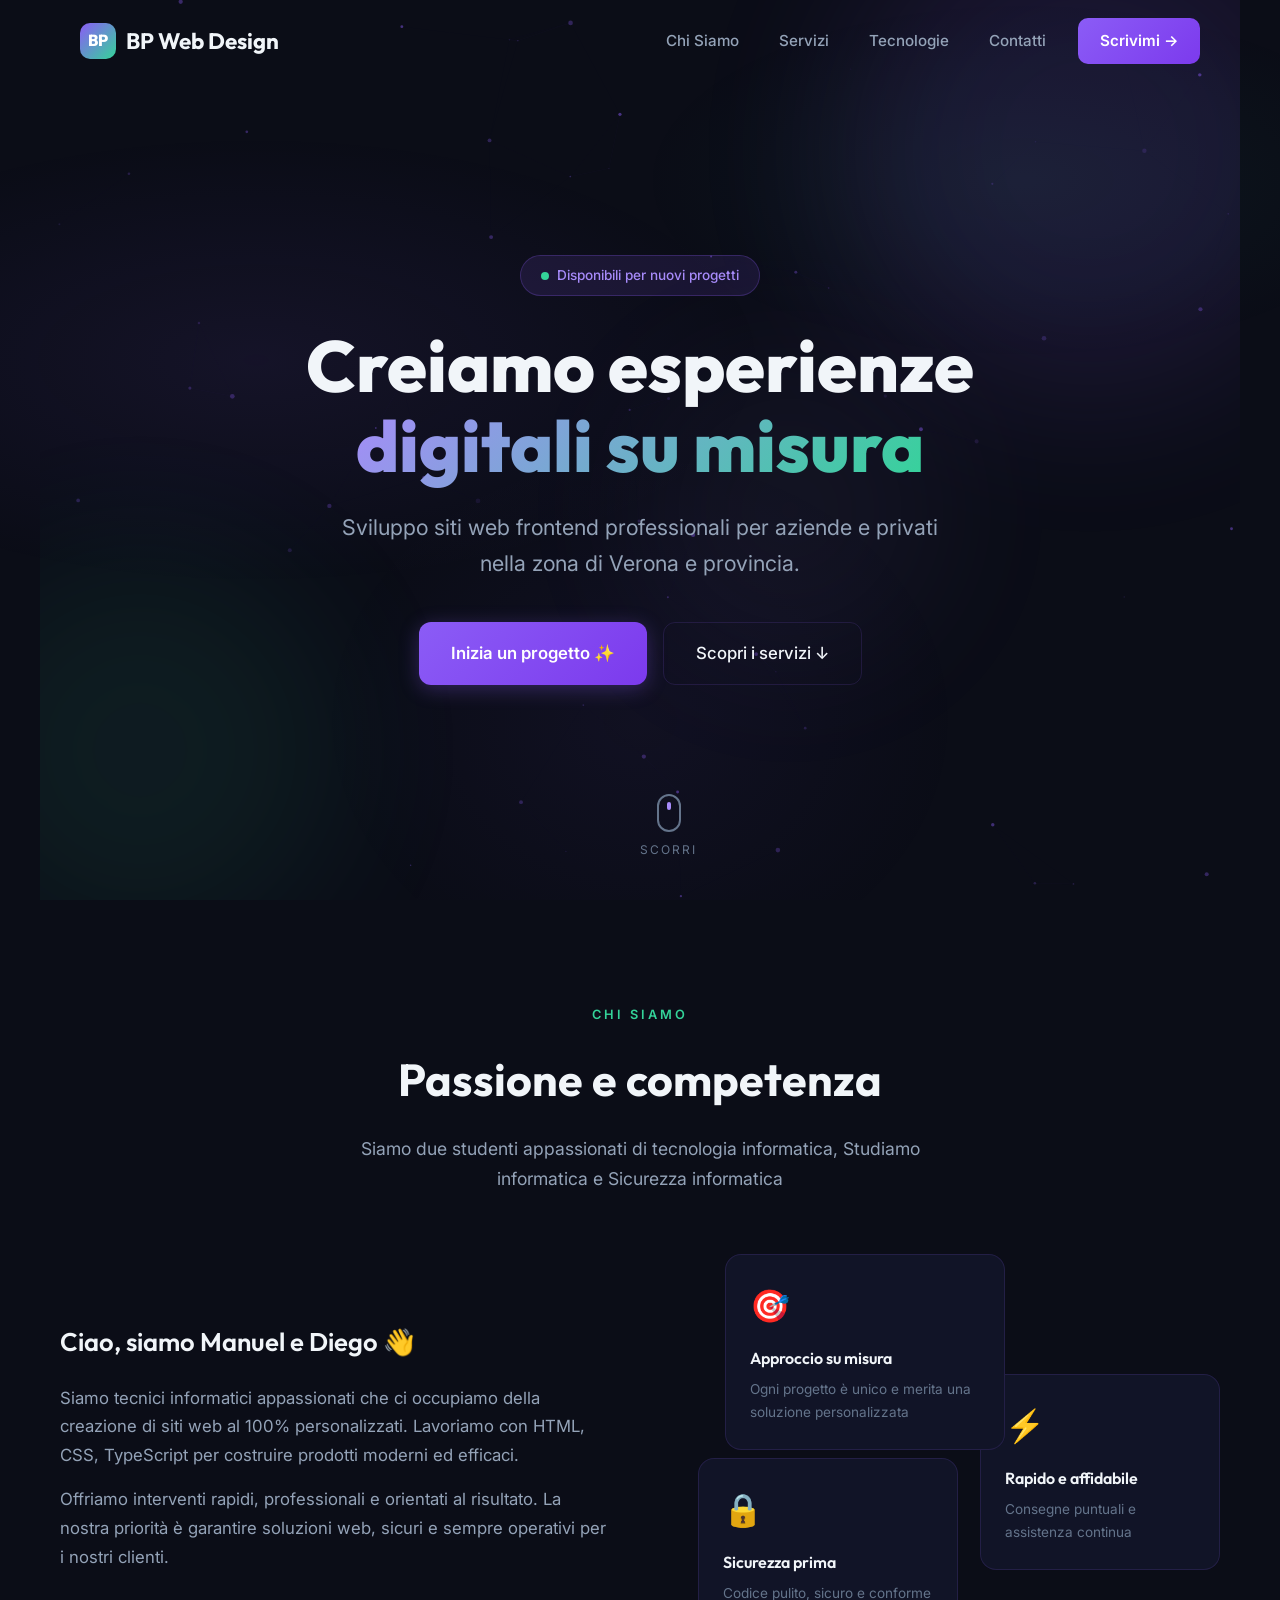
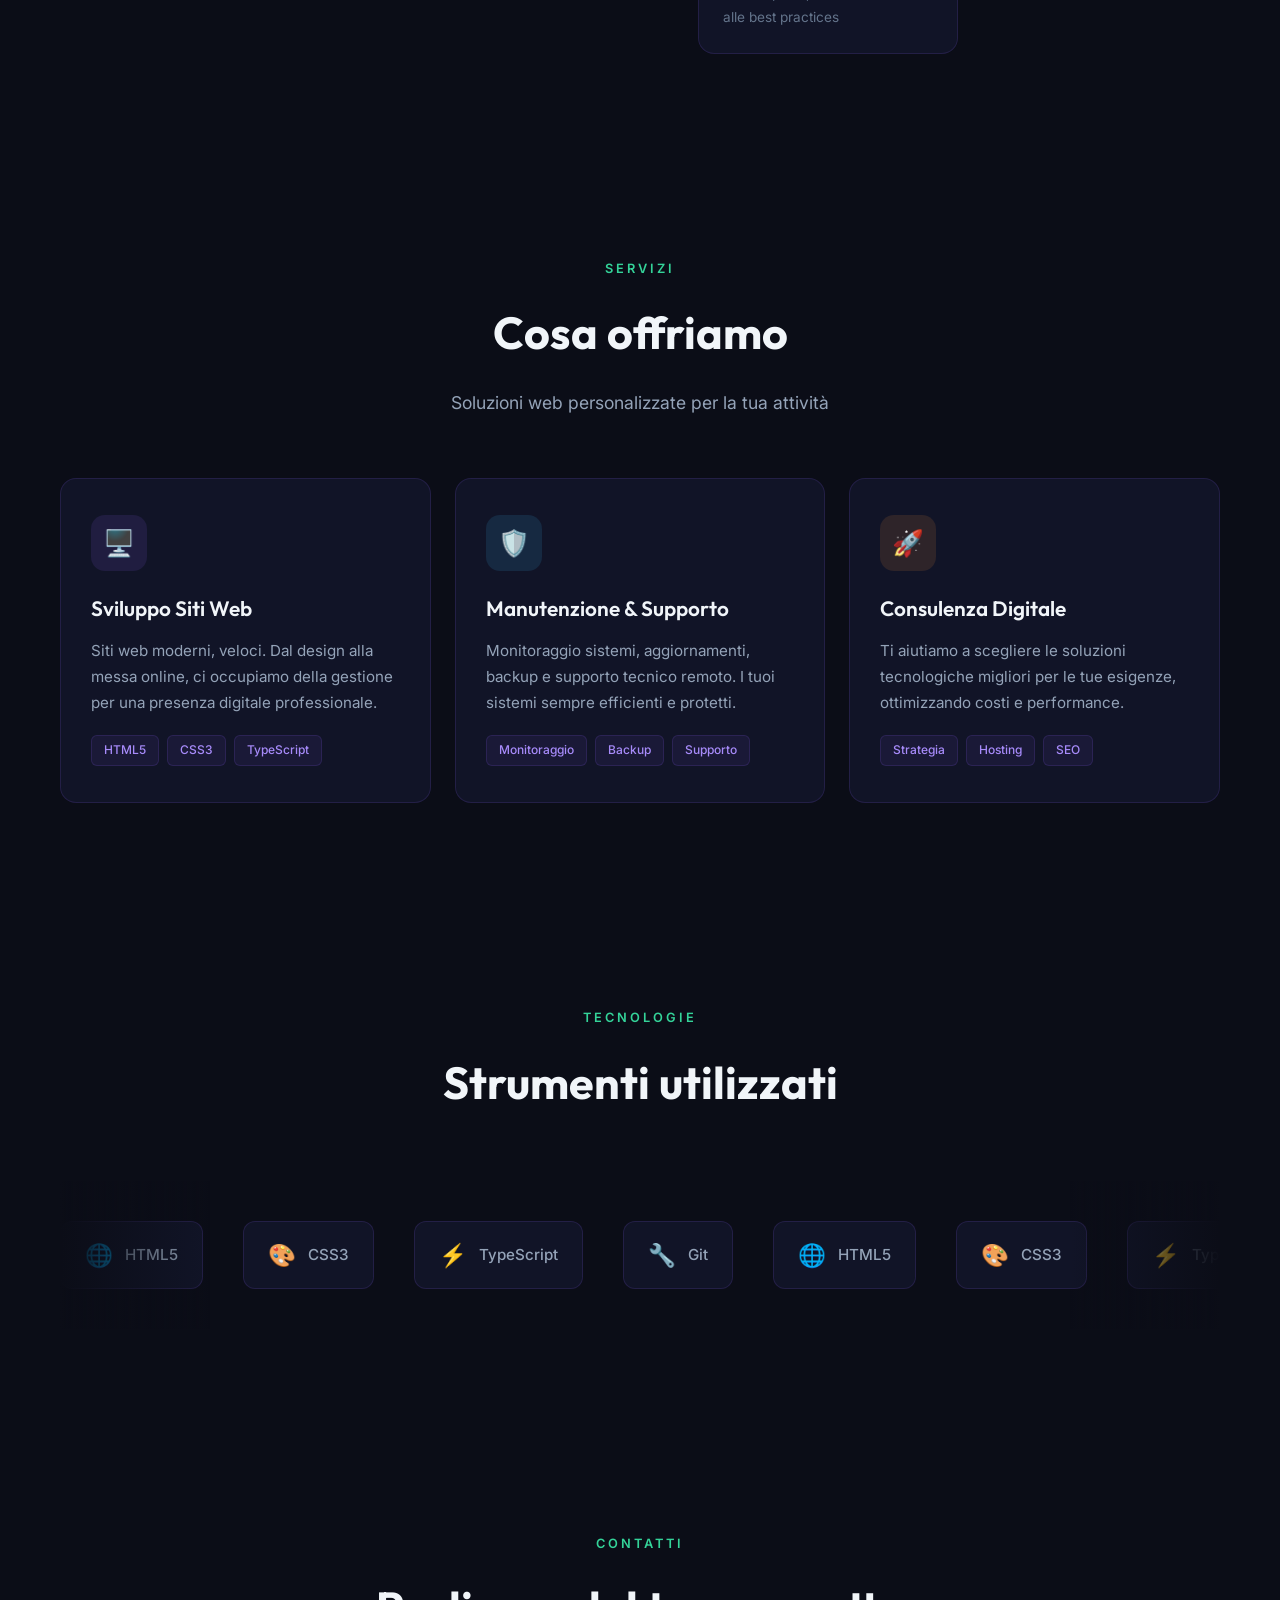
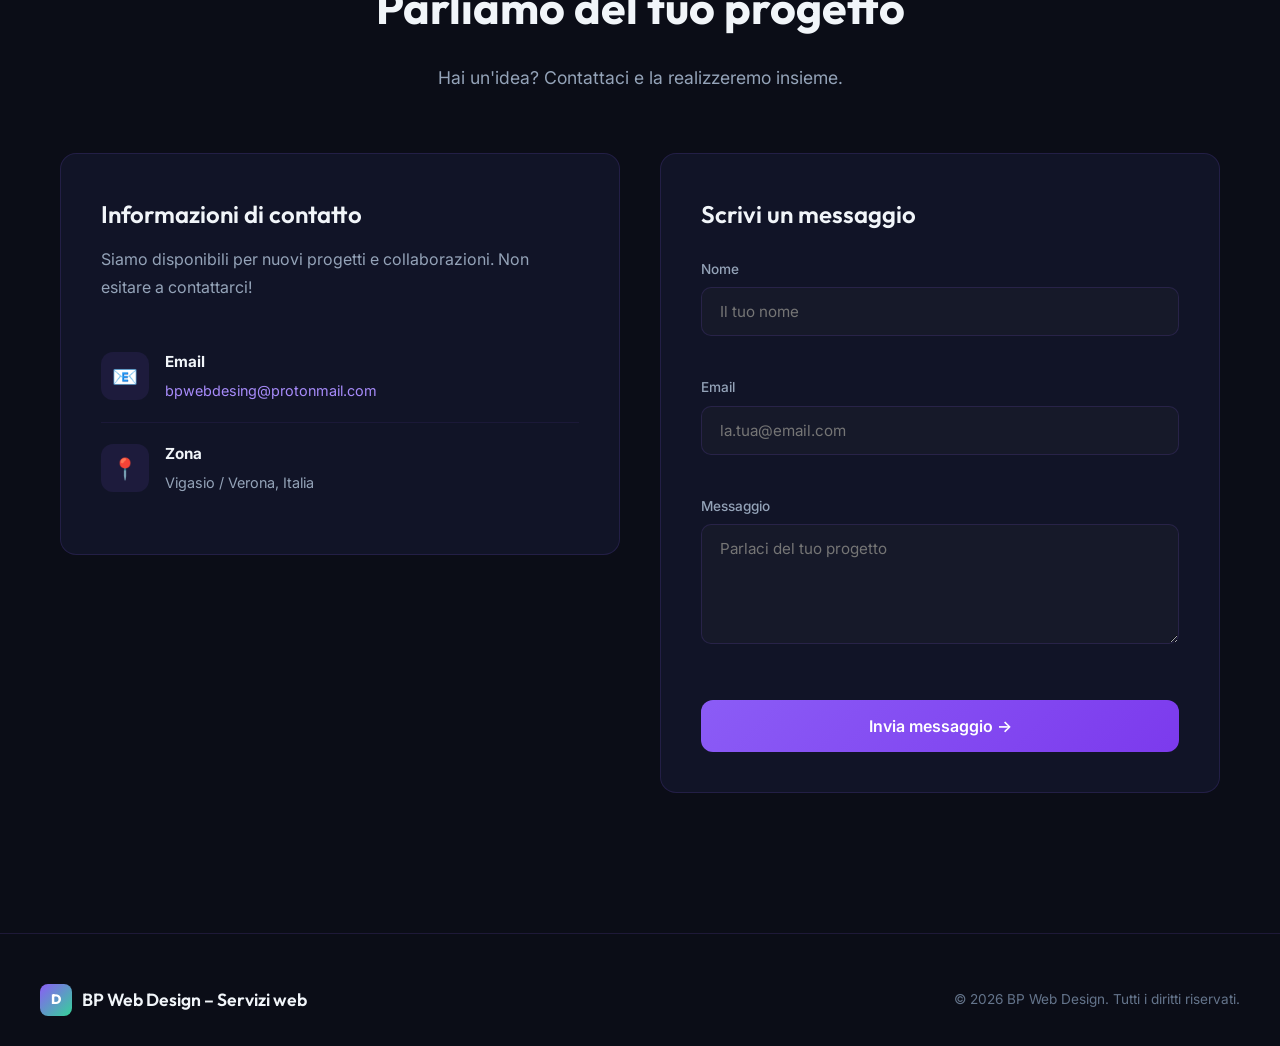
<file: index.html>
<!DOCTYPE html>
<html lang="it">
<head>
    <meta charset="UTF-8">
    <meta name="viewport" content="width=device-width, initial-scale=1.0">
    <title>BP Web Design – Sviluppo Web Frontend</title>
    <meta name="description" content="Sviluppo siti web frontend professionali per aziende e privati a Verona. Diego Bertagnoli - Manuel Perazzoli – soluzioni digitali su misura in HTML, CSS, TypeScript, Native .">

    <!-- Google Fonts -->
    <link href="https://fonts.googleapis.com/css2?family=Outfit:wght@300;400;500;600;700;800&family=Inter:wght@300;400;500;600&display=swap" rel="stylesheet">

    <!-- Stylesheet -->
    <link rel="stylesheet" href="style.css">
</head>

<body>

    <!-- Background -->
    <div class="bg-gradient"></div>
    <canvas id="particles-canvas"></canvas>

    <!-- NAVBAR -->
    <nav id="navbar">
        <div class="nav-container">
            <a href="#" class="nav-logo">
                <div class="logo-icon">BP</div>
                BP Web Design
            </a>
            <div class="nav-links" id="navLinks">
                <a href="#chi">Chi Siamo</a>
                <a href="#servizi">Servizi</a>
                <a href="#tech">Tecnologie</a>
                <a href="#contatti">Contatti</a>
                <a href="#contatti" class="nav-cta">Scrivimi →</a>
            </div>
            <div class="hamburger" id="hamburger">
                <span></span>
                <span></span>
                <span></span>
            </div>
        </div>
    </nav>

    <!-- HERO -->
    <section class="hero" id="hero">
        <div class="hero-bg-orb orb-1"></div>
        <div class="hero-bg-orb orb-2"></div>
        <div class="hero-bg-orb orb-3"></div>
        <div class="hero-content">
            <div class="hero-badge">
                <span class="pulse-dot"></span>
                Disponibili per nuovi progetti
            </div>
            <h1>Creiamo esperienze<br><span class="gradient-text">digitali su misura</span></h1>
            <p>Sviluppo siti web frontend professionali per aziende e privati nella zona di Verona e provincia.</p>
            <div class="hero-buttons">
                <a href="#contatti" class="btn-primary">Inizia un progetto ✨</a>
                <a href="#servizi" class="btn-secondary">Scopri i servizi ↓</a>
            </div>
        </div>
        <div class="scroll-indicator">
            <div class="scroll-mouse"></div>
            <span>Scorri</span>
        </div>
    </section>

    <!-- CHI SONO -->
    <section id="chi">
        <div class="section-header reveal">
            <span class="section-tag">Chi Siamo</span>
            <h2>Passione e competenza</h2>
            <p>Siamo due studenti appassionati di tecnologia informatica, Studiamo informatica e Sicurezza informatica</p>
        </div>

        <div class="about-grid">
            <div class="about-text reveal">
                <h3>Ciao, siamo Manuel e Diego 👋</h3>
                <p>Siamo tecnici informatici appassionati che ci occupiamo della creazione di siti web al 100% personalizzati. Lavoriamo con HTML, CSS, TypeScript per costruire prodotti moderni ed efficaci.</p>
                <p>Offriamo interventi rapidi, professionali e orientati al risultato. La nostra priorità è garantire soluzioni web, sicuri e sempre operativi per i nostri clienti.</p>
            </div>

            <div class="about-visual reveal">
                <div class="about-card-stack">
                    <div class="floating-card fc-1">
                        <div class="fc-icon">🎯</div>
                        <div class="fc-title">Approccio su misura</div>
                        <div class="fc-desc">Ogni progetto è unico e merita una soluzione personalizzata</div>
                    </div>
                    <div class="floating-card fc-2">
                        <div class="fc-icon">⚡</div>
                        <div class="fc-title">Rapido e affidabile</div>
                        <div class="fc-desc">Consegne puntuali e assistenza continua</div>
                    </div>
                    <div class="floating-card fc-3">
                        <div class="fc-icon">🔒</div>
                        <div class="fc-title">Sicurezza prima</div>
                        <div class="fc-desc">Codice pulito, sicuro e conforme alle best practices</div>
                    </div>
                </div>
            </div>
        </div>
    </section>

    <!-- SERVIZI -->
    <section id="servizi">
        <div class="section-header reveal">
            <span class="section-tag">Servizi</span>
            <h2>Cosa offriamo</h2>
            <p>Soluzioni web personalizzate per la tua attività</p>
        </div>

        <div class="services-grid">
            <div class="service-card reveal">
                <div class="service-icon si-purple">🖥️</div>
                <h3>Sviluppo Siti Web</h3>
                <p>Siti web moderni, veloci. Dal design alla messa online, ci occupiamo  della gestione per una presenza digitale professionale.</p>
                <div class="service-tags">
                    <span class="service-tag">HTML5</span>
                    <span class="service-tag">CSS3</span>
                    <span class="service-tag">TypeScript</span>
                </div>
            </div>

            <div class="service-card reveal">
                <div class="service-icon si-blue">🛡️</div>
                <h3>Manutenzione & Supporto</h3>
                <p>Monitoraggio sistemi, aggiornamenti, backup e supporto tecnico remoto. I tuoi sistemi sempre efficienti e protetti.</p>
                <div class="service-tags">
                    <span class="service-tag">Monitoraggio</span>
                    <span class="service-tag">Backup</span>
                    <span class="service-tag">Supporto</span>
                </div>
            </div>

            <div class="service-card reveal">
                <div class="service-icon si-orange">🚀</div>
                <h3>Consulenza Digitale</h3>
                <p>Ti aiutiamo a scegliere le soluzioni tecnologiche migliori per le tue esigenze, ottimizzando costi e performance.</p>
                <div class="service-tags">
                    <span class="service-tag">Strategia</span>
                    <span class="service-tag">Hosting</span>
                    <span class="service-tag">SEO</span>
                </div>
            </div>
        </div>
    </section>

    <!-- TECH STACK -->
    <section id="tech">
        <div class="section-header reveal">
            <span class="section-tag">Tecnologie</span>
            <h2>Strumenti utilizzati</h2>
        </div>

        <div class="tech-marquee reveal">
            <div class="tech-track">
                <div class="tech-item"><span>🌐</span> HTML5</div>
                <div class="tech-item"><span>🎨</span> CSS3</div>
                <div class="tech-item"><span>⚡</span>  TypeScript</div>
                <div class="tech-item"><span>🔧</span> Git</div>
                <div class="tech-item"><span>🌐</span> HTML5</div>
                <div class="tech-item"><span>🎨</span> CSS3</div>
                <div class="tech-item"><span>⚡</span>  TypeScript</div>
                <div class="tech-item"><span>🔧</span> Git</div>
            </div>
        </div>
    </section>

    <!-- CONTATTI -->
    <section id="contatti">
        <div class="section-header reveal">
            <span class="section-tag">Contatti</span>
            <h2>Parliamo del tuo progetto</h2>
            <p>Hai un'idea? Contattaci e la realizzeremo insieme.</p>
        </div>

        <div class="contact-grid">
            <div class="contact-info reveal">
                <h3>Informazioni di contatto</h3>
                <p>Siamo disponibili per nuovi progetti e collaborazioni. Non esitare a contattarci!</p>

                <div class="contact-detail">
                    <div class="contact-detail-icon">📧</div>
                    <div class="contact-detail-text">
                        <strong>Email</strong>
                        <span><a href="mailto:bpwebdesing@protonmail.com">bpwebdesing@protonmail.com</a></span>
                    </div>
                </div>

                <div class="contact-detail">
                    <div class="contact-detail-icon">📍</div>
                    <div class="contact-detail-text">
                        <strong>Zona</strong>
                        <span>Vigasio / Verona, Italia</span>
                    </div>
                </div>
            </div>

            <div class="contact-form-wrapper reveal">
                <h3>Scrivi un messaggio</h3>

                <form id="contactForm">
                    <div class="form-group">
                        <label for="name">Nome</label>
                        <input type="text" id="name" name="name" placeholder="Il tuo nome" required>
                        <span class="fs-field-error" id="nameError"></span>
                    </div>
                    <div class="form-group">
                        <label for="email">Email</label>
                        <input type="email" id="email" name="email" placeholder="la.tua@email.com" required>
                        <span class="fs-field-error" id="emailError"></span>
                    </div>
                    <div class="form-group">
                        <label for="message">Messaggio</label>
                        <textarea id="message" name="message" placeholder="Parlaci del tuo progetto" required></textarea>
                        <span class="fs-field-error" id="messageError"></span>
                    </div>
                    <button type="submit" class="form-submit" id="submitBtn">Invia messaggio →</button>
                </form>
            </div>
        </div>
    </section>

    <!-- FOOTER -->
    <footer>
        <div class="footer-content">
            <div class="footer-brand">
                <div class="logo-icon">D</div>
                BP Web Design – Servizi web
            </div>
            <div class="footer-copy">
                © 2026 BP Web Design. Tutti i diritti riservati.
            </div>
        </div>
    </footer>

    <!-- Back to Top -->
    <button class="back-to-top" id="backToTop" aria-label="Torna su">↑</button>

    <!-- Script -->
    <script src="script.js"></script>

</body>
</html>
</file>
<file: style.css>
/* ===== DESIGN TOKENS ===== */
:root {
    --primary: #8B5CF6;
    --primary-light: #A78BFA;
    --primary-dark: #7C3AED;
    --accent: #34D399;
    --accent-dark: #10B981;
    --bg-dark: #0B0D17;
    --bg-card: #111427;
    --bg-card-hover: #181C33;
    --surface: #161929;
    --text-primary: #F1F5F9;
    --text-secondary: #94A3B8;
    --text-muted: #64748B;
    --border: rgba(139, 92, 246, 0.15);
    --glow: rgba(139, 92, 246, 0.4);
    --radius: 16px;
    --transition: 0.4s cubic-bezier(0.25, 0.46, 0.45, 0.94);
}

/* ===== RESET & BASE ===== */
*, *::before, *::after {
    margin: 0;
    padding: 0;
    box-sizing: border-box;
}

html {
    scroll-behavior: smooth;
    scroll-padding-top: 80px;
}

body {
    font-family: 'Inter', sans-serif;
    background: var(--bg-dark);
    color: var(--text-primary);
    overflow-x: hidden;
    line-height: 1.7;
}

/* ===== ANIMATED BACKGROUND GRADIENT ===== */
.bg-gradient {
    position: fixed;
    top: 0;
    left: 0;
    width: 100%;
    height: 100%;
    z-index: -1;
    background:
        radial-gradient(ellipse 80% 50% at 20% 40%, rgba(139, 92, 246, 0.08) 0%, transparent 50%),
        radial-gradient(ellipse 60% 40% at 80% 20%, rgba(52, 211, 153, 0.06) 0%, transparent 50%),
        radial-gradient(ellipse 50% 60% at 50% 80%, rgba(139, 92, 246, 0.05) 0%, transparent 50%);
    animation: bgShift 15s ease-in-out infinite alternate;
}

@keyframes bgShift {
    0% { opacity: 0.7; transform: scale(1); }
    50% { opacity: 1; transform: scale(1.05); }
    100% { opacity: 0.8; transform: scale(1); }
}

/* ===== NAVBAR ===== */
nav {
    position: fixed;
    top: 0;
    width: 100%;
    z-index: 1000;
    padding: 18px 0;
    transition: var(--transition);
    background: transparent;
}

nav.scrolled {
    background: rgba(11, 13, 23, 0.85);
    backdrop-filter: blur(20px) saturate(180%);
    -webkit-backdrop-filter: blur(20px) saturate(180%);
    border-bottom: 1px solid var(--border);
    padding: 12px 0;
}

.nav-container {
    max-width: 1200px;
    margin: auto;
    display: flex;
    justify-content: space-between;
    align-items: center;
    padding: 0 40px;
}

.nav-logo {
    font-family: 'Outfit', sans-serif;
    font-weight: 700;
    font-size: 1.4rem;
    color: var(--text-primary);
    text-decoration: none;
    display: flex;
    align-items: center;
    gap: 10px;
}

.nav-logo .logo-icon {
    width: 36px;
    height: 36px;
    background: linear-gradient(135deg, var(--primary), var(--accent));
    border-radius: 10px;
    display: flex;
    align-items: center;
    justify-content: center;
    font-size: 1rem;
    font-weight: 800;
    color: white;
}

.nav-links {
    display: flex;
    align-items: center;
    gap: 8px;
}

.nav-links a {
    color: var(--text-secondary);
    text-decoration: none;
    font-weight: 500;
    font-size: 0.95rem;
    padding: 8px 16px;
    border-radius: 8px;
    transition: var(--transition);
    position: relative;
}

.nav-links a:hover {
    color: var(--text-primary);
    background: rgba(139, 92, 246, 0.1);
}

.nav-links .nav-cta {
    background: linear-gradient(135deg, var(--primary), var(--primary-dark));
    color: white !important;
    padding: 10px 22px;
    border-radius: 10px;
    font-weight: 600;
    margin-left: 8px;
}

.nav-links .nav-cta:hover {
    transform: translateY(-2px);
    box-shadow: 0 8px 25px var(--glow);
    background: linear-gradient(135deg, var(--primary-light), var(--primary));
}

/* Hamburger */
.hamburger {
    display: none;
    flex-direction: column;
    cursor: pointer;
    gap: 5px;
    padding: 8px;
    z-index: 1001;
}

.hamburger span {
    width: 26px;
    height: 2.5px;
    background: var(--text-primary);
    border-radius: 4px;
    transition: var(--transition);
}

.hamburger.active span:nth-child(1) { transform: rotate(45deg) translate(5px, 5px); }
.hamburger.active span:nth-child(2) { opacity: 0; }
.hamburger.active span:nth-child(3) { transform: rotate(-45deg) translate(5px, -5px); }

/* ===== HERO ===== */
.hero {
    min-height: 100vh;
    display: flex;
    align-items: center;
    justify-content: center;
    text-align: center;
    padding: 120px 20px 80px;
    position: relative;
    overflow: hidden;
}

.hero-bg-orb {
    position: absolute;
    border-radius: 50%;
    filter: blur(80px);
    opacity: 0.5;
    animation: orbFloat 10s ease-in-out infinite;
}

.hero-bg-orb.orb-1 {
    width: 500px;
    height: 500px;
    background: var(--primary);
    top: -100px;
    right: -100px;
    opacity: 0.12;
    animation-delay: 0s;
}

.hero-bg-orb.orb-2 {
    width: 400px;
    height: 400px;
    background: var(--accent);
    bottom: -50px;
    left: -100px;
    opacity: 0.08;
    animation-delay: -5s;
}

.hero-bg-orb.orb-3 {
    width: 300px;
    height: 300px;
    background: var(--primary-light);
    top: 40%;
    left: 50%;
    opacity: 0.06;
    animation-delay: -2.5s;
}

@keyframes orbFloat {
    0%, 100% { transform: translate(0, 0) scale(1); }
    33% { transform: translate(30px, -30px) scale(1.05); }
    66% { transform: translate(-20px, 20px) scale(0.95); }
}

.hero-content {
    position: relative;
    z-index: 2;
    max-width: 800px;
}

.hero-badge {
    display: inline-flex;
    align-items: center;
    gap: 8px;
    padding: 8px 20px;
    background: rgba(139, 92, 246, 0.12);
    border: 1px solid rgba(139, 92, 246, 0.25);
    border-radius: 50px;
    font-size: 0.85rem;
    font-weight: 500;
    color: var(--primary-light);
    margin-bottom: 30px;
    animation: fadeInUp 0.8s ease-out;
}

.hero-badge .pulse-dot {
    width: 8px;
    height: 8px;
    background: var(--accent);
    border-radius: 50%;
    animation: pulse 2s ease-in-out infinite;
}

@keyframes pulse {
    0%, 100% { opacity: 1; transform: scale(1); }
    50% { opacity: 0.5; transform: scale(1.5); }
}

.hero h1 {
    font-family: 'Outfit', sans-serif;
    font-size: clamp(2.8rem, 6vw, 4.5rem);
    font-weight: 800;
    line-height: 1.1;
    margin-bottom: 24px;
    animation: fadeInUp 0.8s ease-out 0.15s both;
}

.hero h1 .gradient-text {
    background: linear-gradient(135deg, var(--primary-light), var(--accent));
    -webkit-background-clip: text;
    -webkit-text-fill-color: transparent;
    background-clip: text;
}

.hero p {
    font-size: clamp(1.1rem, 2vw, 1.35rem);
    color: var(--text-secondary);
    max-width: 600px;
    margin: 0 auto 40px;
    animation: fadeInUp 0.8s ease-out 0.3s both;
}

.hero-buttons {
    display: flex;
    gap: 16px;
    justify-content: center;
    flex-wrap: wrap;
    animation: fadeInUp 0.8s ease-out 0.45s both;
}

.btn-primary {
    display: inline-flex;
    align-items: center;
    gap: 8px;
    padding: 16px 32px;
    background: linear-gradient(135deg, var(--primary), var(--primary-dark));
    color: white;
    border: none;
    border-radius: 12px;
    font-size: 1.05rem;
    font-weight: 600;
    text-decoration: none;
    cursor: pointer;
    transition: var(--transition);
    box-shadow: 0 4px 20px rgba(139, 92, 246, 0.3);
}

.btn-primary:hover {
    transform: translateY(-3px);
    box-shadow: 0 8px 35px rgba(139, 92, 246, 0.45);
}

.btn-secondary {
    display: inline-flex;
    align-items: center;
    gap: 8px;
    padding: 16px 32px;
    background: transparent;
    color: var(--text-primary);
    border: 1.5px solid var(--border);
    border-radius: 12px;
    font-size: 1.05rem;
    font-weight: 500;
    text-decoration: none;
    cursor: pointer;
    transition: var(--transition);
}

.btn-secondary:hover {
    border-color: var(--primary);
    background: rgba(139, 92, 246, 0.08);
    transform: translateY(-3px);
}

/* ===== SCROLL INDICATOR ===== */
.scroll-indicator {
    position: absolute;
    bottom: 40px;
    left: 50%;
    transform: translateX(-50%);
    display: flex;
    flex-direction: column;
    align-items: center;
    gap: 8px;
    animation: fadeInUp 0.8s ease-out 0.6s both;
}

.scroll-indicator span {
    font-size: 0.75rem;
    color: var(--text-muted);
    text-transform: uppercase;
    letter-spacing: 2px;
}

.scroll-mouse {
    width: 24px;
    height: 38px;
    border: 2px solid var(--text-muted);
    border-radius: 12px;
    position: relative;
}

.scroll-mouse::before {
    content: '';
    position: absolute;
    top: 6px;
    left: 50%;
    transform: translateX(-50%);
    width: 4px;
    height: 8px;
    background: var(--primary-light);
    border-radius: 2px;
    animation: scrollDown 2s ease-in-out infinite;
}

@keyframes scrollDown {
    0% { opacity: 1; transform: translateX(-50%) translateY(0); }
    100% { opacity: 0; transform: translateX(-50%) translateY(16px); }
}

/* ===== SECTIONS ===== */
section {
    padding: 100px 20px;
    max-width: 1200px;
    margin: auto;
}

.section-header {
    text-align: center;
    margin-bottom: 60px;
}

.section-tag {
    display: inline-block;
    font-size: 0.8rem;
    font-weight: 600;
    text-transform: uppercase;
    letter-spacing: 3px;
    color: var(--accent);
    margin-bottom: 16px;
}

.section-header h2 {
    font-family: 'Outfit', sans-serif;
    font-size: clamp(2rem, 4vw, 2.8rem);
    font-weight: 700;
    margin-bottom: 16px;
    color: var(--text-primary);
}

.section-header p {
    color: var(--text-secondary);
    font-size: 1.1rem;
    max-width: 600px;
    margin: 0 auto;
}

/* ===== ABOUT ===== */
.about-grid {
    display: grid;
    grid-template-columns: 1fr 1fr;
    gap: 60px;
    align-items: center;
}

.about-text h3 {
    font-family: 'Outfit', sans-serif;
    font-size: 1.6rem;
    font-weight: 600;
    margin-bottom: 20px;
    color: var(--text-primary);
}

.about-text p {
    color: var(--text-secondary);
    font-size: 1.05rem;
    margin-bottom: 16px;
}

.about-stats {
    display: grid;
    grid-template-columns: repeat(2, 1fr);
    gap: 20px;
    margin-top: 30px;
}

.stat-item {
    padding: 20px;
    background: var(--bg-card);
    border-radius: var(--radius);
    border: 1px solid var(--border);
    text-align: center;
    transition: var(--transition);
}

.stat-item:hover {
    border-color: var(--primary);
    transform: translateY(-4px);
}

.stat-number {
    font-family: 'Outfit', sans-serif;
    font-size: 2rem;
    font-weight: 700;
    background: linear-gradient(135deg, var(--primary-light), var(--accent));
    -webkit-background-clip: text;
    -webkit-text-fill-color: transparent;
    background-clip: text;
}

.stat-label {
    font-size: 0.85rem;
    color: var(--text-muted);
    margin-top: 4px;
}

.about-visual {
    position: relative;
}

.about-card-stack {
    position: relative;
    height: 400px;
}

.floating-card {
    position: absolute;
    background: var(--bg-card);
    border: 1px solid var(--border);
    border-radius: var(--radius);
    padding: 24px;
    transition: var(--transition);
    backdrop-filter: blur(10px);
}

.floating-card:hover {
    transform: translateY(-8px) !important;
    border-color: var(--primary);
}

.floating-card.fc-1 {
    top: 0;
    left: 10%;
    width: 280px;
    z-index: 3;
    animation: float1 6s ease-in-out infinite;
}

.floating-card.fc-2 {
    top: 120px;
    right: 0;
    width: 240px;
    z-index: 2;
    animation: float2 8s ease-in-out infinite;
}

.floating-card.fc-3 {
    bottom: 0;
    left: 5%;
    width: 260px;
    z-index: 1;
    animation: float3 7s ease-in-out infinite;
}

.fc-icon {
    font-size: 2rem;
    margin-bottom: 12px;
}

.fc-title {
    font-family: 'Outfit', sans-serif;
    font-weight: 600;
    font-size: 1rem;
    margin-bottom: 6px;
}

.fc-desc {
    font-size: 0.85rem;
    color: var(--text-muted);
}

@keyframes float1 {
    0%, 100% { transform: translateY(0); }
    50% { transform: translateY(-15px); }
}
@keyframes float2 {
    0%, 100% { transform: translateY(0); }
    50% { transform: translateY(-10px); }
}
@keyframes float3 {
    0%, 100% { transform: translateY(0); }
    50% { transform: translateY(-12px); }
}

/* ===== SERVICES ===== */
.services-grid {
    display: grid;
    grid-template-columns: repeat(auto-fit, minmax(320px, 1fr));
    gap: 24px;
}

.service-card {
    background: var(--bg-card);
    border: 1px solid var(--border);
    border-radius: var(--radius);
    padding: 36px 30px;
    transition: var(--transition);
    position: relative;
    overflow: hidden;
    cursor: default;
}

.service-card::before {
    content: '';
    position: absolute;
    top: 0;
    left: 0;
    right: 0;
    height: 3px;
    background: linear-gradient(90deg, var(--primary), var(--accent));
    opacity: 0;
    transition: var(--transition);
}

.service-card:hover {
    border-color: rgba(139, 92, 246, 0.3);
    background: var(--bg-card-hover);
    transform: translateY(-6px);
    box-shadow: 0 20px 50px rgba(0, 0, 0, 0.3);
}

.service-card:hover::before {
    opacity: 1;
}

.service-icon {
    width: 56px;
    height: 56px;
    border-radius: 14px;
    display: flex;
    align-items: center;
    justify-content: center;
    font-size: 1.6rem;
    margin-bottom: 20px;
    transition: var(--transition);
}

.service-icon.si-purple {
    background: rgba(139, 92, 246, 0.12);
}

.service-icon.si-green {
    background: rgba(52, 211, 153, 0.12);
}

.service-icon.si-blue {
    background: rgba(56, 189, 248, 0.12);
}

.service-icon.si-orange {
    background: rgba(251, 146, 60, 0.12);
}

.service-card:hover .service-icon {
    transform: scale(1.1);
}

.service-card h3 {
    font-family: 'Outfit', sans-serif;
    font-size: 1.3rem;
    font-weight: 600;
    margin-bottom: 12px;
    color: var(--text-primary);
}

.service-card p {
    color: var(--text-secondary);
    font-size: 0.95rem;
    line-height: 1.7;
}

.service-tags {
    display: flex;
    flex-wrap: wrap;
    gap: 8px;
    margin-top: 20px;
}

.service-tag {
    padding: 4px 12px;
    background: rgba(139, 92, 246, 0.08);
    border: 1px solid rgba(139, 92, 246, 0.15);
    border-radius: 6px;
    font-size: 0.75rem;
    font-weight: 500;
    color: var(--primary-light);
}

/* ===== TECH STACK ===== */
.tech-marquee {
    overflow: hidden;
    padding: 40px 0;
    position: relative;
}

.tech-marquee::before,
.tech-marquee::after {
    content: '';
    position: absolute;
    top: 0;
    width: 150px;
    height: 100%;
    z-index: 2;
}

.tech-marquee::before {
    left: 0;
    background: linear-gradient(90deg, var(--bg-dark), transparent);
}

.tech-marquee::after {
    right: 0;
    background: linear-gradient(-90deg, var(--bg-dark), transparent);
}

.tech-track {
    display: flex;
    gap: 40px;
    animation: marquee 25s linear infinite;
    width: max-content;
}

.tech-item {
    display: flex;
    align-items: center;
    gap: 12px;
    padding: 14px 24px;
    background: var(--bg-card);
    border: 1px solid var(--border);
    border-radius: 12px;
    white-space: nowrap;
    font-weight: 500;
    color: var(--text-secondary);
    font-size: 0.95rem;
    transition: var(--transition);
}

.tech-item:hover {
    border-color: var(--primary);
    color: var(--text-primary);
}

.tech-item span {
    font-size: 1.4rem;
}

@keyframes marquee {
    0% { transform: translateX(0); }
    100% { transform: translateX(-50%); }
}

/* ===== CONTACT ===== */
.contact-grid {
    display: grid;
    grid-template-columns: 1fr 1fr;
    gap: 40px;
    align-items: start;
}

.contact-info {
    padding: 40px;
    background: var(--bg-card);
    border: 1px solid var(--border);
    border-radius: var(--radius);
}

.contact-info h3 {
    font-family: 'Outfit', sans-serif;
    font-size: 1.5rem;
    font-weight: 600;
    margin-bottom: 12px;
}

.contact-info > p {
    color: var(--text-secondary);
    margin-bottom: 30px;
}

.contact-detail {
    display: flex;
    align-items: center;
    gap: 16px;
    padding: 18px 0;
    border-bottom: 1px solid rgba(139, 92, 246, 0.08);
}

.contact-detail:last-child {
    border-bottom: none;
}

.contact-detail-icon {
    width: 48px;
    height: 48px;
    border-radius: 12px;
    background: rgba(139, 92, 246, 0.1);
    display: flex;
    align-items: center;
    justify-content: center;
    font-size: 1.3rem;
    flex-shrink: 0;
}

.contact-detail-text strong {
    display: block;
    font-size: 0.95rem;
    margin-bottom: 2px;
}

.contact-detail-text span {
    color: var(--text-secondary);
    font-size: 0.9rem;
}

.contact-detail-text a {
    color: var(--primary-light);
    text-decoration: none;
    transition: var(--transition);
}

.contact-detail-text a:hover {
    color: var(--accent);
}

/* Contact Form */
.contact-form-wrapper {
    padding: 40px;
    background: var(--bg-card);
    border: 1px solid var(--border);
    border-radius: var(--radius);
}

.contact-form-wrapper h3 {
    font-family: 'Outfit', sans-serif;
    font-size: 1.5rem;
    font-weight: 600;
    margin-bottom: 24px;
}

.form-group {
    margin-bottom: 18px;
}

.form-group label {
    display: block;
    font-size: 0.85rem;
    font-weight: 500;
    color: var(--text-secondary);
    margin-bottom: 6px;
}

.form-group input,
.form-group textarea {
    width: 100%;
    padding: 14px 18px;
    background: var(--surface);
    border: 1px solid var(--border);
    border-radius: 10px;
    color: var(--text-primary);
    font-family: 'Inter', sans-serif;
    font-size: 0.95rem;
    transition: var(--transition);
    outline: none;
}

.form-group input:focus,
.form-group textarea:focus {
    border-color: var(--primary);
    box-shadow: 0 0 0 3px rgba(139, 92, 246, 0.15);
}

.form-group textarea {
    resize: vertical;
    min-height: 120px;
}

.form-submit {
    width: 100%;
    padding: 16px;
    background: linear-gradient(135deg, var(--primary), var(--primary-dark));
    color: white;
    border: none;
    border-radius: 12px;
    font-size: 1rem;
    font-weight: 600;
    font-family: 'Inter', sans-serif;
    cursor: pointer;
    transition: var(--transition);
    margin-top: 8px;
}

.form-submit:hover {
    transform: translateY(-2px);
    box-shadow: 0 8px 30px var(--glow);
}

/* ===== FOOTER ===== */
footer {
    border-top: 1px solid var(--border);
    padding: 50px 20px 30px;
    margin-top: 40px;
}

.footer-content {
    max-width: 1200px;
    margin: auto;
    display: flex;
    justify-content: space-between;
    align-items: center;
    flex-wrap: wrap;
    gap: 20px;
}

.footer-brand {
    display: flex;
    align-items: center;
    gap: 10px;
    font-family: 'Outfit', sans-serif;
    font-weight: 600;
    font-size: 1.1rem;
}

.footer-brand .logo-icon {
    width: 32px;
    height: 32px;
    background: linear-gradient(135deg, var(--primary), var(--accent));
    border-radius: 8px;
    display: flex;
    align-items: center;
    justify-content: center;
    font-size: 0.85rem;
    font-weight: 800;
    color: white;
}

.footer-copy {
    color: var(--text-muted);
    font-size: 0.85rem;
}

/* ===== TOAST NOTIFICATIONS ===== */
.toast-container {
    position: fixed;
    top: 30px;
    right: 30px;
    z-index: 10000;
    display: flex;
    flex-direction: column;
    gap: 12px;
}

.toast {
    display: flex;
    align-items: center;
    gap: 14px;
    padding: 18px 28px;
    border-radius: 14px;
    font-family: 'Inter', sans-serif;
    font-size: 1rem;
    font-weight: 600;
    color: #fff;
    box-shadow: 0 10px 40px rgba(0, 0, 0, 0.4);
    backdrop-filter: blur(16px);
    animation: toastSlideIn 0.5s cubic-bezier(0.22, 1, 0.36, 1) forwards;
    pointer-events: auto;
    min-width: 280px;
}

.toast.toast-success {
    background: linear-gradient(135deg, rgba(52, 211, 153, 0.9), rgba(16, 185, 129, 0.9));
    border: 1px solid rgba(52, 211, 153, 0.5);
}

.toast.toast-error {
    background: linear-gradient(135deg, rgba(248, 113, 113, 0.9), rgba(239, 68, 68, 0.9));
    border: 1px solid rgba(248, 113, 113, 0.5);
}

.toast-icon {
    font-size: 1.5rem;
    flex-shrink: 0;
}

.toast.toast-out {
    animation: toastSlideOut 0.4s cubic-bezier(0.22, 1, 0.36, 1) forwards;
}

@keyframes toastSlideIn {
    from {
        opacity: 0;
        transform: translateX(100px) scale(0.8);
    }
    to {
        opacity: 1;
        transform: translateX(0) scale(1);
    }
}

@keyframes toastSlideOut {
    from {
        opacity: 1;
        transform: translateX(0) scale(1);
    }
    to {
        opacity: 0;
        transform: translateX(100px) scale(0.8);
    }
}

.fs-field-error {
    display: block;
    color: #f87171;
    font-size: 0.8rem;
    margin-top: 4px;
    min-height: 18px;
}

/* Button loading state */
.form-submit.loading {
    opacity: 0.7;
    pointer-events: none;
    position: relative;
}

.form-submit.loading::after {
    content: '';
    position: absolute;
    width: 20px;
    height: 20px;
    border: 2px solid rgba(255,255,255,0.3);
    border-top-color: #fff;
    border-radius: 50%;
    animation: spin 0.6s linear infinite;
    right: 20px;
    top: 50%;
    transform: translateY(-50%);
}

@keyframes spin {
    to { transform: translateY(-50%) rotate(360deg); }
}

/* ===== SCROLL ANIMATIONS ===== */
.reveal {
    opacity: 0;
    transform: translateY(40px);
    transition: opacity 0.8s ease-out, transform 0.8s ease-out;
}

.reveal.visible {
    opacity: 1;
    transform: translateY(0);
}

@keyframes fadeInUp {
    from { opacity: 0; transform: translateY(30px); }
    to { opacity: 1; transform: translateY(0); }
}

/* ===== RESPONSIVE ===== */
@media (max-width: 900px) {
    .about-grid {
        grid-template-columns: 1fr;
        gap: 40px;
    }

    .about-card-stack {
        height: auto;
        display: grid;
        grid-template-columns: 1fr 1fr;
        gap: 16px;
    }

    .floating-card {
        position: relative !important;
        top: auto !important;
        left: auto !important;
        right: auto !important;
        bottom: auto !important;
        animation: none !important;
    }

    .floating-card.fc-3 {
        grid-column: 1 / -1;
    }

    .contact-grid {
        grid-template-columns: 1fr;
    }
}

@media (max-width: 768px) {
    .nav-links {
        position: fixed;
        top: 0;
        right: -100%;
        width: 280px;
        height: 100vh;
        background: rgba(11, 13, 23, 0.97);
        backdrop-filter: blur(20px);
        flex-direction: column;
        justify-content: center;
        gap: 20px;
        transition: var(--transition);
        border-left: 1px solid var(--border);
    }

    .nav-links.active {
        right: 0;
    }

    .nav-links a {
        font-size: 1.1rem;
        padding: 12px 24px;
    }

    .nav-links .nav-cta {
        margin-left: 0;
        margin-top: 8px;
    }

    .hamburger {
        display: flex;
    }

    .hero {
        padding: 140px 20px 80px;
    }

    .services-grid {
        grid-template-columns: 1fr;
    }

    section {
        padding: 70px 20px;
    }

    .about-card-stack {
        grid-template-columns: 1fr;
    }

    .footer-content {
        flex-direction: column;
        text-align: center;
    }
}

/* ===== BACK TO TOP ===== */
.back-to-top {
    position: fixed;
    bottom: 30px;
    right: 30px;
    width: 48px;
    height: 48px;
    background: linear-gradient(135deg, var(--primary), var(--primary-dark));
    color: white;
    border: none;
    border-radius: 14px;
    font-size: 1.2rem;
    cursor: pointer;
    z-index: 999;
    opacity: 0;
    visibility: hidden;
    transform: translateY(20px);
    transition: var(--transition);
    box-shadow: 0 4px 20px var(--glow);
}

.back-to-top.visible {
    opacity: 1;
    visibility: visible;
    transform: translateY(0);
}

.back-to-top:hover {
    transform: translateY(-4px);
}

/* ===== PARTICLES ===== */
#particles-canvas {
    position: fixed;
    top: 0;
    left: 0;
    width: 100%;
    height: 100%;
    z-index: -1;
    pointer-events: none;
}
</file>
